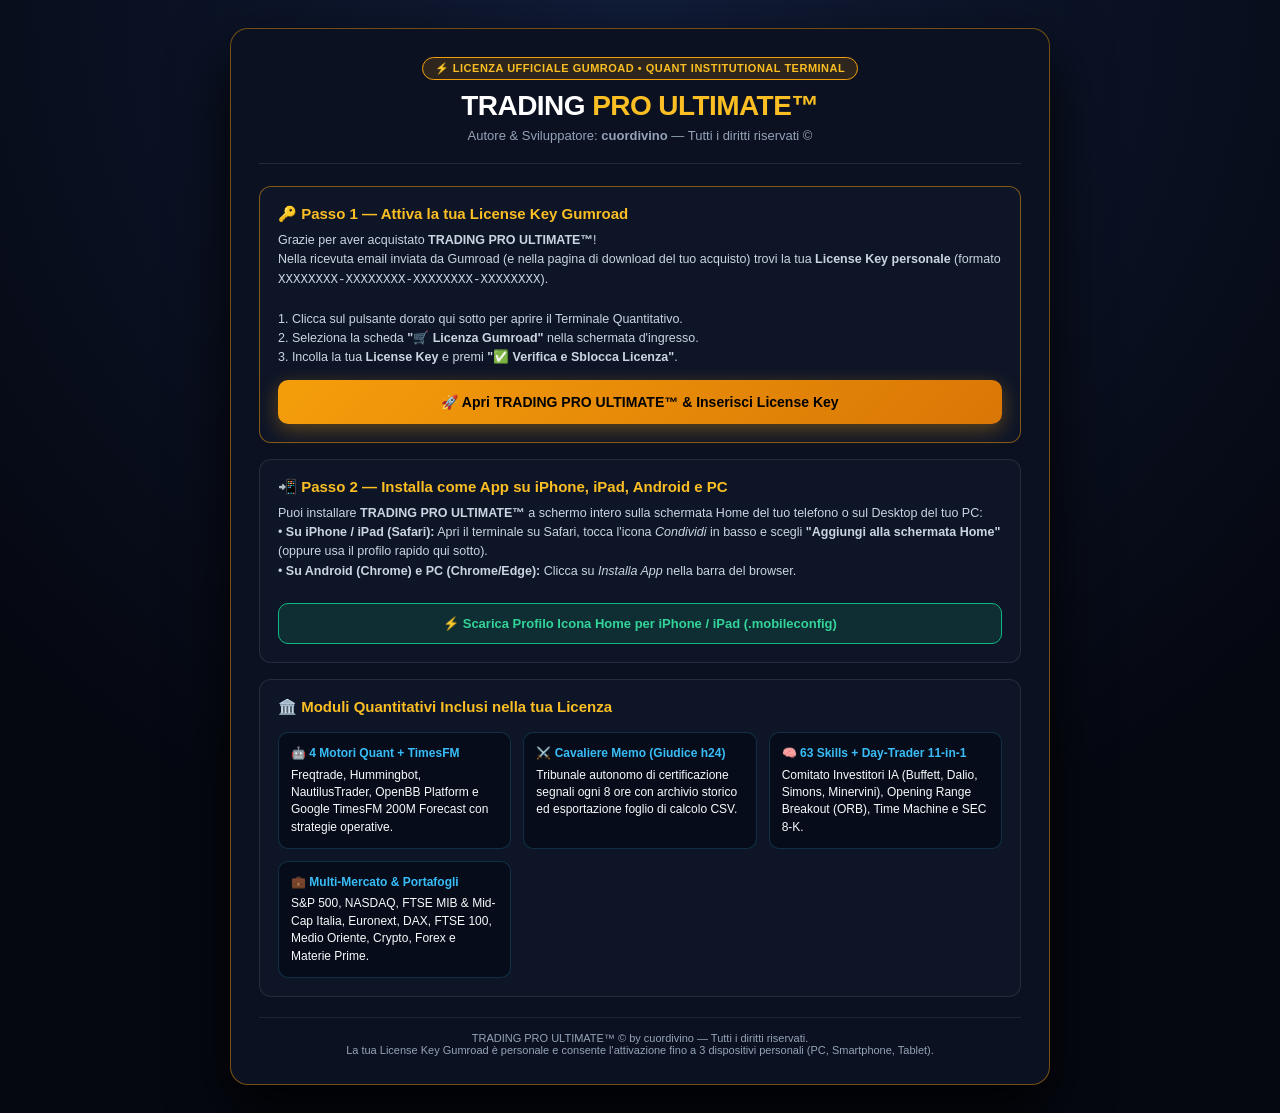
<file: gumroad_release_kit/AVVIA_TRADING_PRO_ULTIMATE_CLIENTE.html>
<!DOCTYPE html>
<html lang="it">
<head>
  <meta charset="UTF-8">
  <meta name="viewport" content="width=device-width, initial-scale=1.0">
  <title>TRADING PRO ULTIMATE™ — Portale Attivazione Licenza Ufficiale Gumroad</title>
  <style>
    :root {
      --bg-dark: #050811;
      --bg-card: #0b1120;
      --gold: #f59e0b;
      --gold-light: #fbbf24;
      --emerald: #10b981;
      --cyan: #38bdf8;
      --text-main: #f8fafc;
      --text-muted: #94a3b8;
    }
    * { box-sizing: border-box; margin: 0; padding: 0; }
    body {
      font-family: 'Inter', -apple-system, BlinkMacSystemFont, 'Segoe UI', Roboto, sans-serif;
      background: radial-gradient(circle at top, #111c38 0%, #050811 70%);
      color: var(--text-main);
      min-height: 100vh;
      display: flex;
      flex-direction: column;
      align-items: center;
      padding: 28px 16px;
    }
    .container {
      max-width: 820px;
      width: 100%;
      background: var(--bg-card);
      border: 1.5px solid rgba(245, 158, 11, 0.45);
      border-radius: 18px;
      padding: 28px;
      box-shadow: 0 25px 60px rgba(0, 0, 0, 0.9);
    }
    .header {
      text-align: center;
      border-bottom: 1px solid rgba(255, 255, 255, 0.1);
      padding-bottom: 20px;
      margin-bottom: 22px;
    }
    .badge {
      display: inline-block;
      padding: 4px 12px;
      background: rgba(245, 158, 11, 0.15);
      border: 1px solid var(--gold);
      color: var(--gold-light);
      font-size: 11px;
      font-weight: 800;
      border-radius: 999px;
      margin-bottom: 10px;
      letter-spacing: 0.5px;
    }
    h1 {
      font-size: clamp(20px, 4vw, 28px);
      font-weight: 900;
      letter-spacing: -0.02em;
      color: #fff;
    }
    h1 span { color: var(--gold-light); }
    .sub {
      font-size: 13px;
      color: var(--text-muted);
      margin-top: 6px;
    }
    .step-card {
      background: rgba(15, 23, 42, 0.8);
      border: 1px solid rgba(255, 255, 255, 0.1);
      border-radius: 12px;
      padding: 18px;
      margin-bottom: 16px;
    }
    .step-title {
      font-size: 15px;
      font-weight: 800;
      color: var(--gold-light);
      margin-bottom: 8px;
      display: flex;
      align-items: center;
      gap: 8px;
    }
    .step-desc {
      font-size: 12.5px;
      color: #cbd5e1;
      line-height: 1.55;
      margin-bottom: 12px;
    }
    .btn-primary {
      display: inline-flex;
      align-items: center;
      justify-content: center;
      gap: 8px;
      width: 100%;
      padding: 14px 20px;
      background: linear-gradient(135deg, #f59e0b, #d97706);
      color: #000;
      font-weight: 900;
      font-size: 14px;
      text-decoration: none;
      border: none;
      border-radius: 10px;
      cursor: pointer;
      box-shadow: 0 6px 20px rgba(245, 158, 11, 0.35);
      transition: transform 0.15s ease;
    }
    .btn-primary:hover { transform: translateY(-1px); }
    .btn-secondary {
      display: inline-flex;
      align-items: center;
      justify-content: center;
      gap: 8px;
      width: 100%;
      padding: 12px 18px;
      background: rgba(16, 185, 129, 0.15);
      border: 1px solid var(--emerald);
      color: #34d399;
      font-weight: 800;
      font-size: 13px;
      text-decoration: none;
      border-radius: 10px;
      cursor: pointer;
      margin-top: 10px;
    }
    .grid-features {
      display: grid;
      grid-template-columns: repeat(auto-fit, minmax(220px, 1fr));
      gap: 12px;
      margin-top: 16px;
    }
    .feat-box {
      background: rgba(3, 7, 18, 0.6);
      border: 1px solid rgba(56, 189, 248, 0.2);
      border-radius: 10px;
      padding: 12px;
      font-size: 12px;
      line-height: 1.45;
    }
    .feat-box strong { color: var(--cyan); display: block; margin-bottom: 4px; }
    .footer {
      text-align: center;
      font-size: 11px;
      color: var(--text-muted);
      margin-top: 20px;
      padding-top: 14px;
      border-top: 1px solid rgba(255, 255, 255, 0.08);
    }
  </style>
</head>
<body>

  <div class="container">
    <div class="header">
      <div class="badge">⚡ LICENZA UFFICIALE GUMROAD • QUANT INSTITUTIONAL TERMINAL</div>
      <h1>TRADING <span>PRO ULTIMATE™</span></h1>
      <div class="sub">Autore &amp; Sviluppatore: <strong>cuordivino</strong> — Tutti i diritti riservati ©</div>
    </div>

    <div class="step-card" style="border-color: rgba(245, 158, 11, 0.5);">
      <div class="step-title">🔑 Passo 1 — Attiva la tua License Key Gumroad</div>
      <div class="step-desc">
        Grazie per aver acquistato <strong>TRADING PRO ULTIMATE™</strong>!<br>
        Nella ricevuta email inviata da Gumroad (e nella pagina di download del tuo acquisto) trovi la tua <strong>License Key personale</strong> (formato <code>XXXXXXXX-XXXXXXXX-XXXXXXXX-XXXXXXXX</code>).<br><br>
        1. Clicca sul pulsante dorato qui sotto per aprire il Terminale Quantitativo.<br>
        2. Seleziona la scheda <strong>"🛒 Licenza Gumroad"</strong> nella schermata d'ingresso.<br>
        3. Incolla la tua <strong>License Key</strong> e premi <strong>"✅ Verifica e Sblocca Licenza"</strong>.
      </div>
      <a href="https://cuordivino.github.io/trading-pro-ultimate/" target="_blank" class="btn-primary">
        🚀 Apri TRADING PRO ULTIMATE™ &amp; Inserisci License Key
      </a>
    </div>

    <div class="step-card">
      <div class="step-title">📲 Passo 2 — Installa come App su iPhone, iPad, Android e PC</div>
      <div class="step-desc">
        Puoi installare <strong>TRADING PRO ULTIMATE™</strong> a schermo intero sulla schermata Home del tuo telefono o sul Desktop del tuo PC:<br>
        • <strong>Su iPhone / iPad (Safari):</strong> Apri il terminale su Safari, tocca l'icona <em>Condividi</em> in basso e scegli <strong>"Aggiungi alla schermata Home"</strong> (oppure usa il profilo rapido qui sotto).<br>
        • <strong>Su Android (Chrome) e PC (Chrome/Edge):</strong> Clicca su <em>Installa App</em> nella barra del browser.
      </div>
      <button type="button" onclick="installClientWebClip()" class="btn-secondary">
        ⚡ Scarica Profilo Icona Home per iPhone / iPad (.mobileconfig)
      </button>
    </div>

    <div class="step-card">
      <div class="step-title">🏛️ Moduli Quantitativi Inclusi nella tua Licenza</div>
      <div class="grid-features">
        <div class="feat-box">
          <strong>🤖 4 Motori Quant + TimesFM</strong>
          Freqtrade, Hummingbot, NautilusTrader, OpenBB Platform e Google TimesFM 200M Forecast con strategie operative.
        </div>
        <div class="feat-box">
          <strong>⚔️ Cavaliere Memo (Giudice h24)</strong>
          Tribunale autonomo di certificazione segnali ogni 8 ore con archivio storico ed esportazione foglio di calcolo CSV.
        </div>
        <div class="feat-box">
          <strong>🧠 63 Skills + Day-Trader 11-in-1</strong>
          Comitato Investitori IA (Buffett, Dalio, Simons, Minervini), Opening Range Breakout (ORB), Time Machine e SEC 8-K.
        </div>
        <div class="feat-box">
          <strong>💼 Multi-Mercato &amp; Portafogli</strong>
          S&amp;P 500, NASDAQ, FTSE MIB &amp; Mid-Cap Italia, Euronext, DAX, FTSE 100, Medio Oriente, Crypto, Forex e Materie Prime.
        </div>
      </div>
    </div>

    <div class="footer">
      TRADING PRO ULTIMATE™ © by cuordivino — Tutti i diritti riservati.<br>
      La tua License Key Gumroad è personale e consente l'attivazione fino a 3 dispositivi personali (PC, Smartphone, Tablet).
    </div>
  </div>

  <script>
    function installClientWebClip() {
      var appUrl = 'https://cuordivino.github.io/trading-pro-ultimate/';
      var mobileConfig = '<?xml version="1.0" encoding="UTF-8"?>\n' +
        '<!DOCTYPE plist PUBLIC "-//Apple//DTD PLIST 1.0//EN" "http://www.apple.com/DTDs/PropertyList-1.0.dtd">\n' +
        '<plist version="1.0"><dict><key>PayloadContent</key><array><dict>' +
        '<key>FullScreen</key><true/><key>IsRemovable</key><true/>' +
        '<key>Label</key><string>TradingPro</string>' +
        '<key>PayloadDescription</key><string>Icona WebApp Trading Pro Ultimate</string>' +
        '<key>PayloadDisplayName</key><string>Trading Pro Ultimate WebApp</string>' +
        '<key>PayloadIdentifier</key><string>com.tradingpro.ultimate.client.webclip</string>' +
        '<key>PayloadType</key><string>com.apple.webClip.managed</string>' +
        '<key>PayloadUUID</key><string>A1B2C3D4-2026-TPU9-1234-567890ABCDEF</string>' +
        '<key>PayloadVersion</key><integer>1</integer><key>Precomposed</key><true/>' +
        '<key>URL</key><string>' + appUrl + '</string></dict></array>' +
        '<key>PayloadDisplayName</key><string>Trading Pro Ultimate (Icona Home)</string>' +
        '<key>PayloadIdentifier</key><string>com.tradingpro.ultimate.client.profile</string>' +
        '<key>PayloadRemovalDisallowed</key><false/><key>PayloadType</key><string>Configuration</string>' +
        '<key>PayloadUUID</key><string>B2C3D4E5-2026-TPU8-4321-FEDCBA098765</string>' +
        '<key>PayloadVersion</key><integer>1</integer></dict></plist>';
      var blob = new Blob([mobileConfig], { type: 'application/x-apple-aspen-config' });
      var url = URL.createObjectURL(blob);
      var a = document.createElement('a');
      a.href = url;
      a.download = 'TradingPro-Ultimate-Home-Installer.mobileconfig';
      a.click();
    }
  </script>
</body>
</html>
</file>
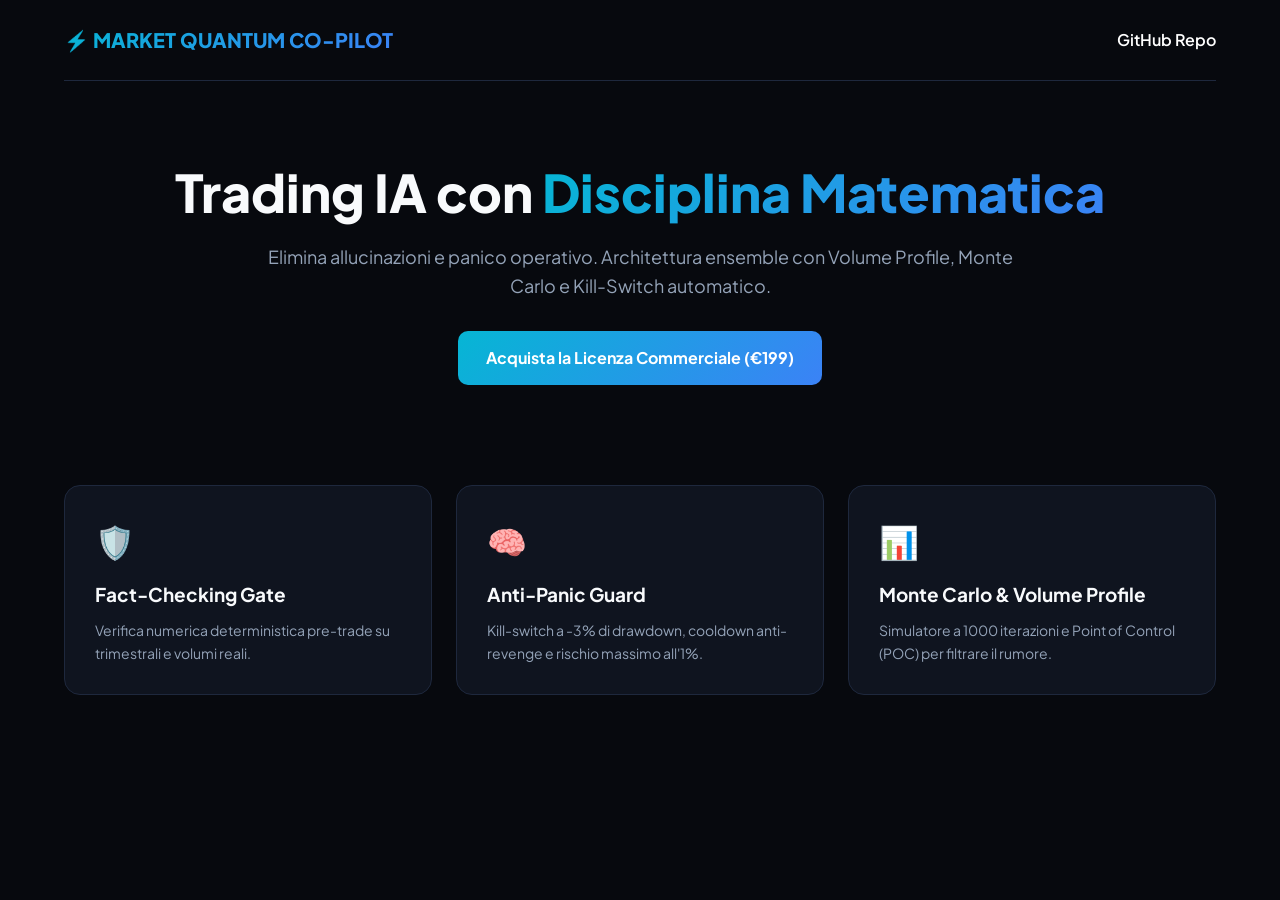
<file: backend/market_quantum/web/landing_page.html>
<!DOCTYPE html>
<html lang="it">
<head>
  <meta charset="UTF-8">
  <meta name="viewport" content="width=device-width, initial-scale=1.0">
  <title>Market Quantum Co-Pilot | Il Motore IA Definitivo per il Trading</title>
  <link href="https://fonts.googleapis.com/css2?family=Plus+Jakarta+Sans:wght@400;600;700;800&family=JetBrains+Mono:wght@400;600&display=swap" rel="stylesheet">
  <style>
    :root { --bg: #07090e; --card-bg: #0f141f; --border: #1e283d; --accent-cyan: #06b6d4; --accent-blue: #3b82f6; --text: #f8fafc; --muted: #94a3b8; }
    * { box-sizing: border-box; margin: 0; padding: 0; }
    body { background-color: var(--bg); color: var(--text); font-family: 'Plus Jakarta Sans', sans-serif; line-height: 1.6; }
    .container { max-width: 1200px; margin: 0 auto; padding: 0 24px; }
    nav { display: flex; justify-content: space-between; align-items: center; padding: 24px 0; border-bottom: 1px solid var(--border); }
    .logo { font-size: 20px; font-weight: 800; background: linear-gradient(135deg, #06b6d4, #3b82f6); -webkit-background-clip: text; -webkit-text-fill-color: transparent; }
    .hero { padding: 80px 0 50px; text-align: center; }
    h1 { font-size: 52px; font-weight: 800; line-height: 1.2; margin-bottom: 20px; }
    h1 span { background: linear-gradient(135deg, #06b6d4, #3b82f6); -webkit-background-clip: text; -webkit-text-fill-color: transparent; }
    .subtitle { font-size: 18px; color: var(--muted); max-width: 760px; margin: 0 auto 30px; }
    .btn-primary { background: linear-gradient(135deg, #06b6d4, #3b82f6); color: #fff; padding: 14px 28px; border-radius: 10px; font-weight: 700; text-decoration: none; display: inline-block; }
    .features { display: grid; grid-template-columns: repeat(3, 1fr); gap: 24px; padding: 50px 0; }
    .feature-card { background: var(--card-bg); border: 1px solid var(--border); border-radius: 16px; padding: 30px; }
    .feature-icon { font-size: 32px; margin-bottom: 12px; }
    .feature-title { font-size: 19px; font-weight: 700; margin-bottom: 10px; }
    .feature-desc { color: var(--muted); font-size: 14px; }
  </style>
</head>
<body>
  <div class="container">
    <nav>
      <div class="logo">⚡ MARKET QUANTUM CO-PILOT</div>
      <a href="https://github.com" style="color: #fff; text-decoration: none; font-weight: 600;">GitHub Repo</a>
    </nav>
    <section class="hero">
      <h1>Trading IA con <span>Disciplina Matematica</span></h1>
      <p class="subtitle">Elimina allucinazioni e panico operativo. Architettura ensemble con Volume Profile, Monte Carlo e Kill-Switch automatico.</p>
      <a href="#pricing" class="btn-primary">Acquista la Licenza Commerciale (€199)</a>
    </section>
    <section class="features">
      <div class="feature-card">
        <div class="feature-icon">🛡️</div>
        <div class="feature-title">Fact-Checking Gate</div>
        <div class="feature-desc">Verifica numerica deterministica pre-trade su trimestrali e volumi reali.</div>
      </div>
      <div class="feature-card">
        <div class="feature-icon">🧠</div>
        <div class="feature-title">Anti-Panic Guard</div>
        <div class="feature-desc">Kill-switch a -3% di drawdown, cooldown anti-revenge e rischio massimo all'1%.</div>
      </div>
      <div class="feature-card">
        <div class="feature-icon">📊</div>
        <div class="feature-title">Monte Carlo & Volume Profile</div>
        <div class="feature-desc">Simulatore a 1000 iterazioni e Point of Control (POC) per filtrare il rumore.</div>
      </div>
    </section>
  </div>
</body>
</html>
</file>
